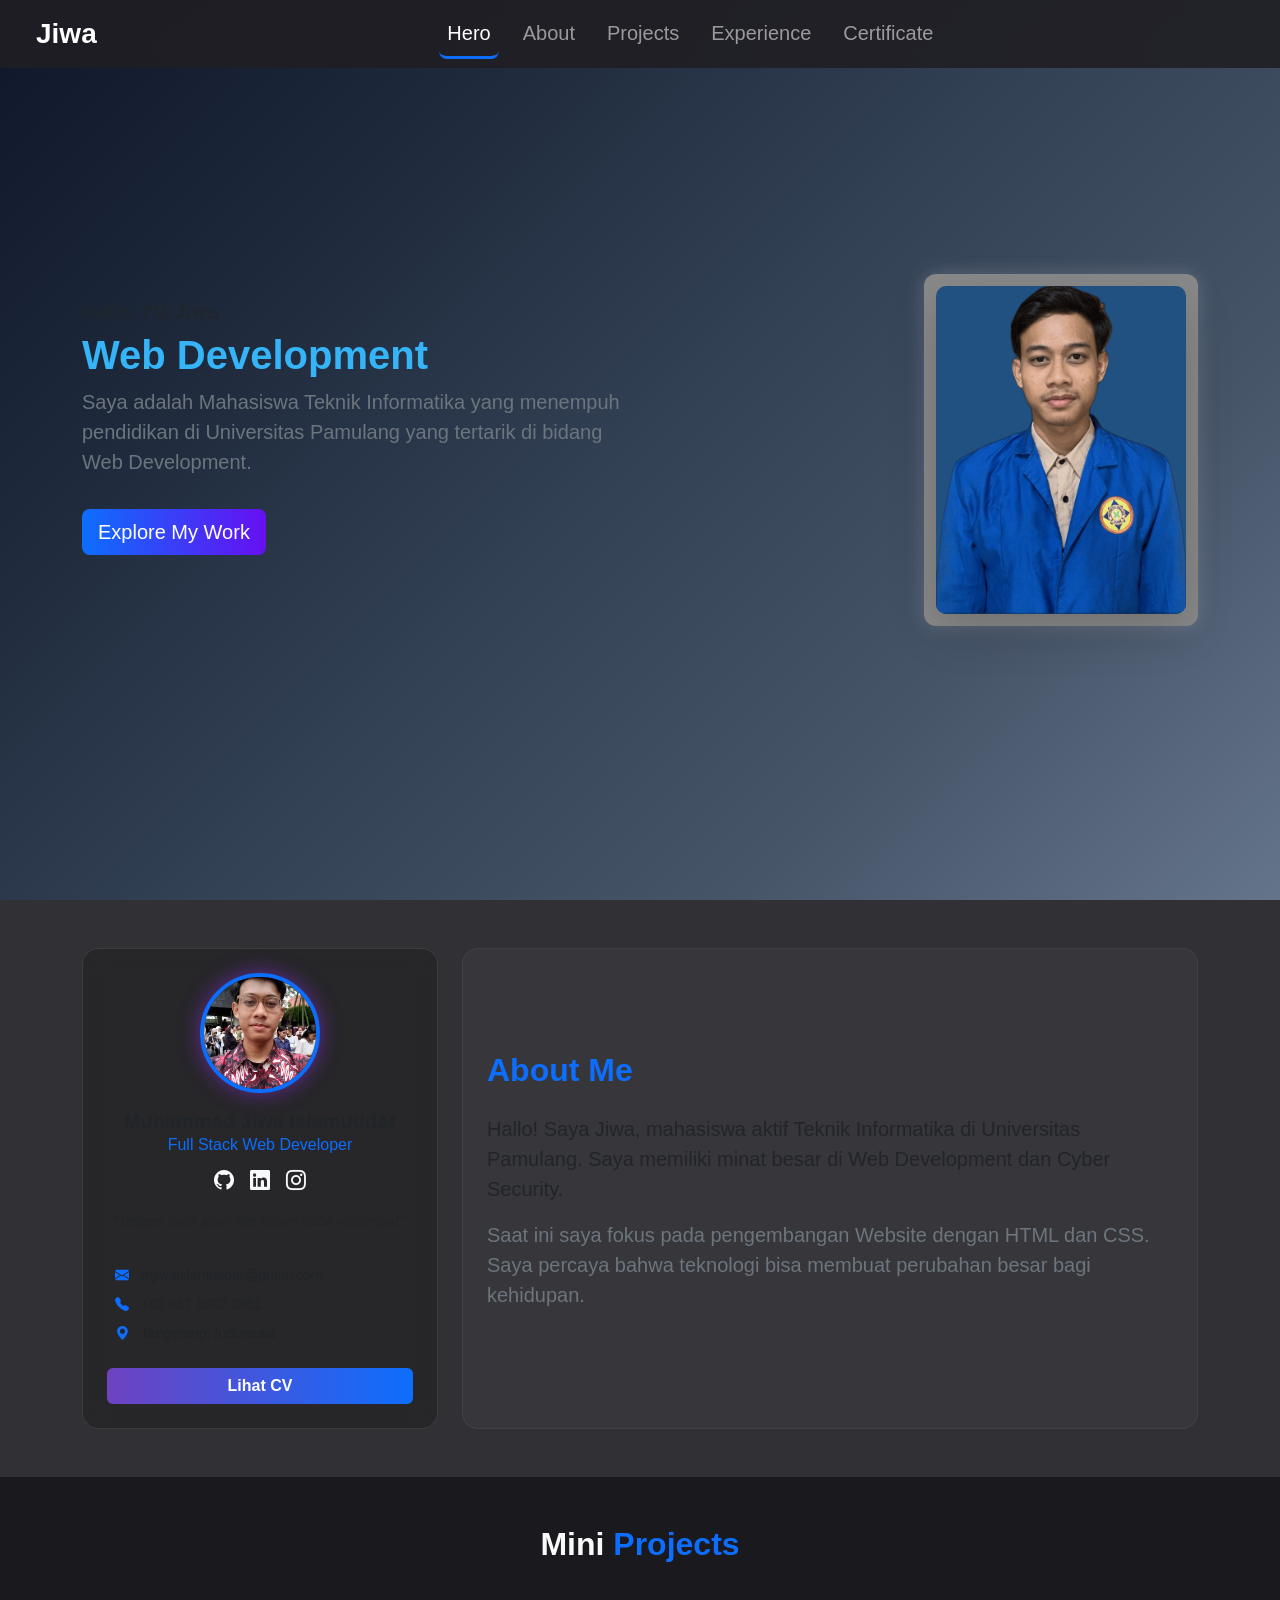
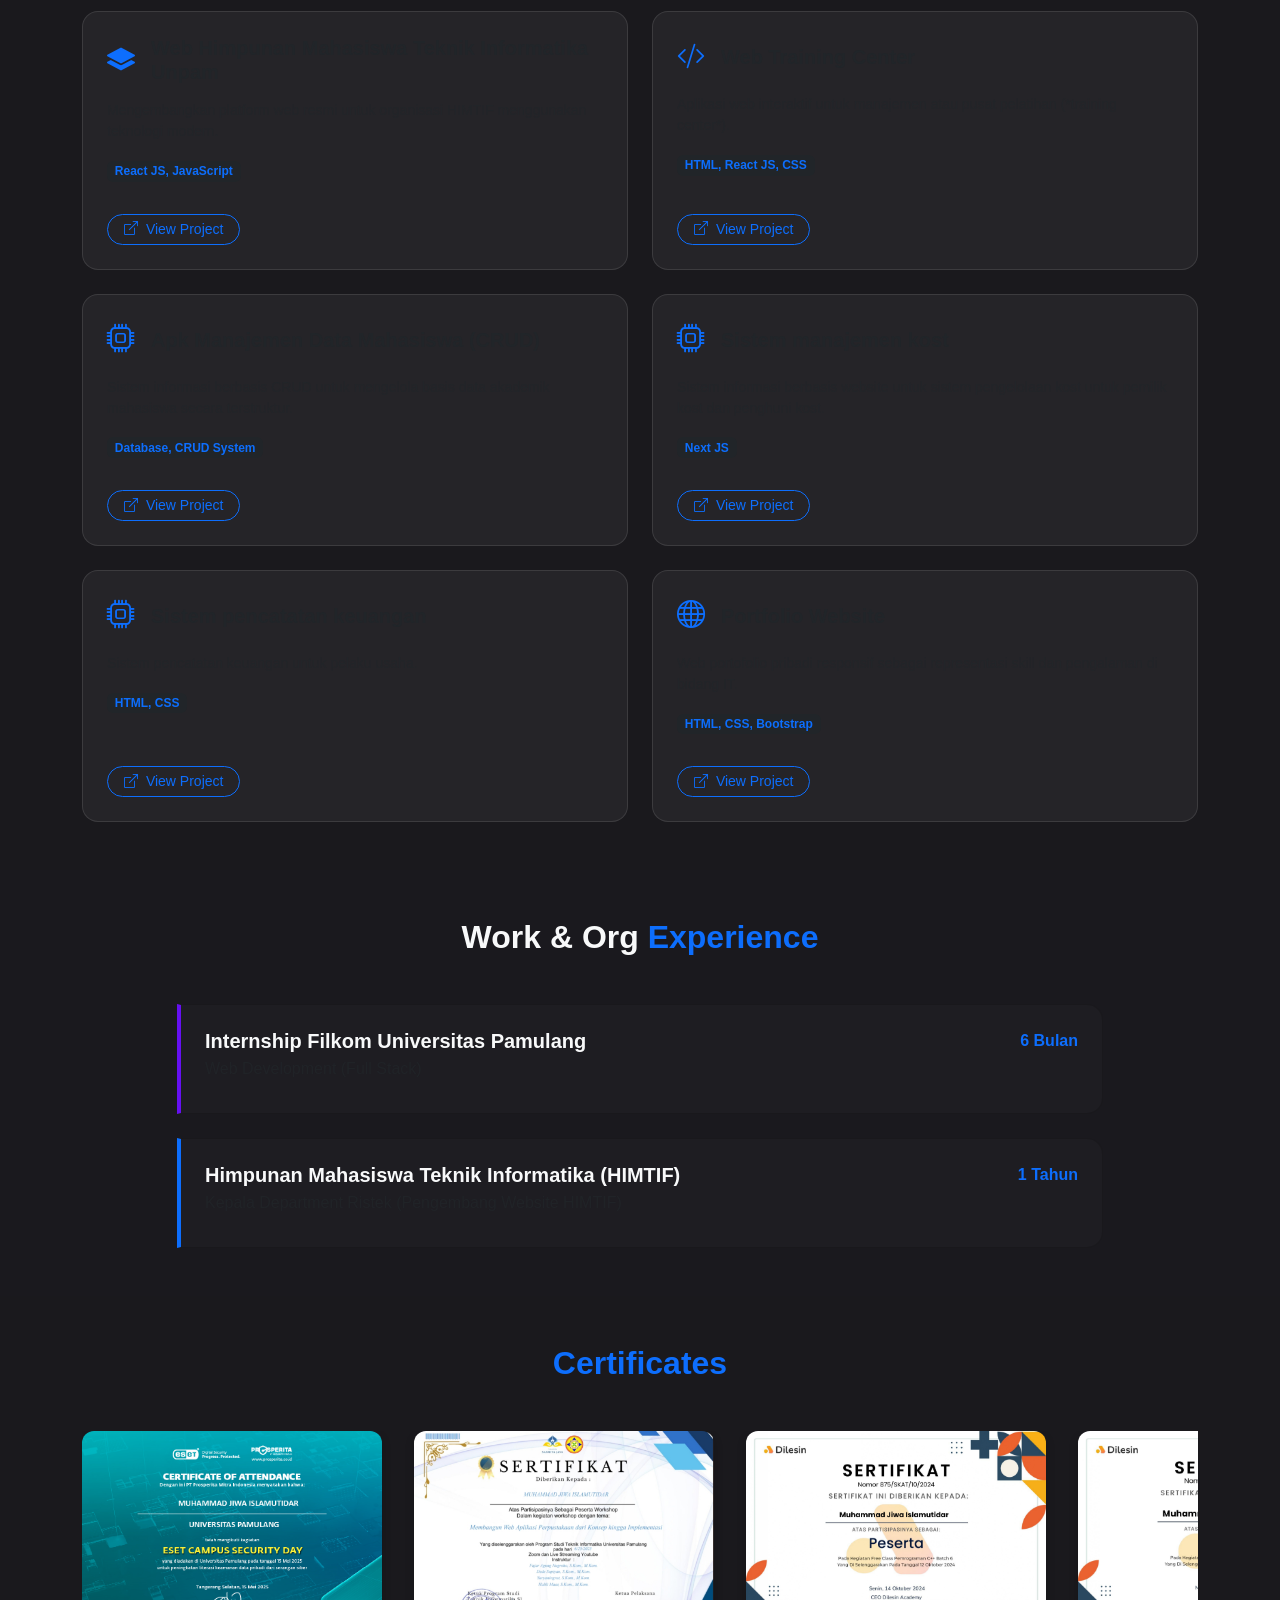
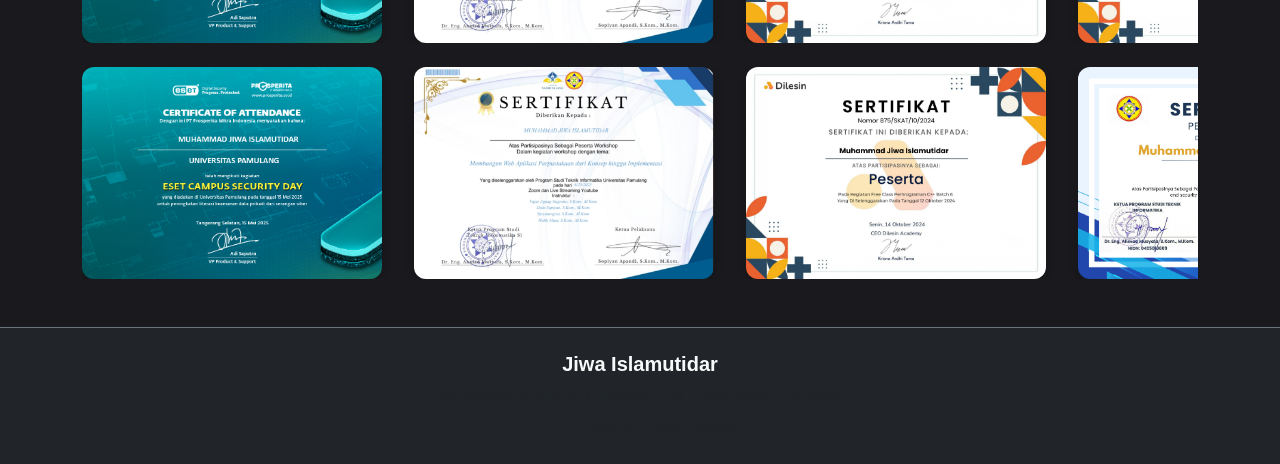
<file: index.html>
<!DOCTYPE html>
<html lang="en">
<head>
    <meta charset="UTF-8">
    <meta name="viewport" content="width=device-width, initial-scale=1.0">
    <title>Portfolio Jiwa | Mahasiswa Teknik Informatika</title>
    <link href="https://cdn.jsdelivr.net/npm/bootstrap@5.1.3/dist/css/bootstrap.min.css" rel="stylesheet" integrity="sha384-1BmE4kWBq78iYhFldvKuhfTAU6auU8tT94WrHftjDbrCEXSU1oBoqyl2QvZ6jIW3" crossorigin="anonymous">
    <link rel="stylesheet" href="https://cdnjs.cloudflare.com/ajax/libs/font-awesome/6.0.0/css/all.min.css">
    <link rel="stylesheet" href="https://cdn.jsdelivr.net/npm/bootstrap-icons@1.8.1/font/bootstrap-icons.css">
    <link rel="stylesheet" href="style.css">
    
    <style>
        html {
            scroll-behavior: smooth;
        }
        body {
            background-color: #1a191d; /* Fallback warna gelap */
        }
        .nav-link.active {
            border-bottom: 3px solid #0d6efd;
            color: #fff !important;
        }
        .hero-text {
            animation: fadeInUp 1s ease-out;
        }
        .hero-img {
            animation: fadeInRight 1.5s ease-out;
        }
        @keyframes fadeInUp {
            from { opacity: 0; transform: translateY(30px); }
            to { opacity: 1; transform: translateY(0); }
        }
        @keyframes fadeInRight {
            from { opacity: 0; transform: translateX(30px); }
            to { opacity: 1; transform: translateX(0); }
        }
        .marquee-container {
            overflow: hidden;
            position: relative;
            width: 100%;
        }
        .marquee-content {
            display: flex;
            gap: 2rem;
            animation: scroll-left 12s linear infinite;
        }
        .marquee-content.reverse {
            animation: scroll-right 12s linear infinite;
        }
        .sertif-item {
            width: 300px;
            height: auto;
            border-radius: 12px;
            box-shadow: 0 4px 10px rgba(0,0,0,0.2);
            transition: transform 0.3s ease;
        }
        .sertif-item:hover {
            transform: scale(1.05);
        }
        @keyframes scroll-left {
            0% { transform: translateX(0%); }
            100% { transform: translateX(-50%); }
        }
        @keyframes scroll-right {
            0% { transform: translateX(-50%); }
            100% { transform: translateX(0%); }
        }
        .card-hover {
            transition: transform 0.3s ease, box-shadow 0.3s ease;
            background: rgba(255, 255, 255, 0.05);
            border: 1px solid rgba(255, 255, 255, 0.1);
            border-radius: 1rem;
        }
        .card-hover:hover {
            transform: translateY(-5px);
            box-shadow: 0 10px 30px rgba(13, 110, 253, 0.2);
            border-color: #0d6efd;
        }
    </style>
</head>
<body class="dark-theme text-light" data-bs-spy="scroll" data-bs-target="#navbar-example" data-bs-offset="100" tabindex="0">

    <nav id="navbar-example" class="navbar navbar-expand-lg navbar-dark fixed-top" style="background-color: #211f24; backdrop-filter: blur(10px); background-color: rgba(33, 31, 36, 0.9);">
        <div class="container-fluid">
            <a class="navbar-brand fs-3 ms-md-4" href="/"><strong>Jiwa</strong></a>
            <button class="navbar-toggler" type="button" data-bs-toggle="collapse" data-bs-target="#navbarSupportedContent" aria-controls="navbarSupportedContent" aria-expanded="false" aria-label="Toggle navigation">
                <span class="navbar-toggler-icon"></span>
            </button>
            <div class="collapse navbar-collapse justify-content-center" id="navbarSupportedContent">
                <ul class="navbar-nav mb-2 mb-lg-0">
                    <li class="nav-item mx-2"><a class="nav-link fs-5" href="#hero">Hero</a></li>
                    <li class="nav-item mx-2"><a class="nav-link fs-5" href="#about">About</a></li>
                    <li class="nav-item mx-2"><a class="nav-link fs-5" href="#projects">Projects</a></li>
                    <li class="nav-item mx-2"><a class="nav-link fs-5" href="#experience">Experience</a></li>
                    <li class="nav-item mx-2"><a class="nav-link fs-5" href="#sertificate">Certificate</a></li>
                </ul>
            </div>
        </div>
    </nav>

    <section id="hero" class="vh-100 py-5 d-flex align-items-center">
        <div class="container">
            <div class="row align-items-center text-center text-md-start">
                <div class="col-md-6 mb-5 hero-text">
                    <p class="fs-5 fw-semibold mb-1 text-muted">Hello, I'M Jiwa</p>
                    <h1 class="fs-1 fw-bold display-4" style="color: rgb(53, 180, 248);">Web Development</h1>
                    <p class="lead fs-5 text-secondary">Saya adalah Mahasiswa Teknik Informatika yang menempuh pendidikan di Universitas Pamulang yang tertarik di bidang Web Development.</p>
                    <a href="#projects" class="btn btn-primary btn-lg mt-3" style="background: linear-gradient(90deg, #0d6efd, #6610f2); border: none;">Explore My Work</a>
                </div>
                <div class="col-md-6 text-center text-md-end hero-img">
                    <div style="background-color: #89898a; padding: 12px; display: inline-block; border-radius: 12px; box-shadow: 0 0 20px rgba(247, 247, 248, 0.2);">
                        <img src="images/mukapakealmet.png" alt="Foto" class="img-fluid shadow-lg" style="max-width: 250px; background-color: #215181; border-radius: 10px;">
                    </div>
                </div>
            </div>
        </div>
    </section>

    <section id="about" class="py-5 bg-opacity-10 bg-light">
        <div class="container">
            <div class="row g-4 align-items-stretch">
                <div class="col-md-4">
                    <div class="card p-4 text-center h-100 d-flex flex-column align-items-center justify-content-between" style="background: rgba(27, 26, 26, 0.4); border-radius: 1rem; backdrop-filter: blur(10px); border: 1px solid rgba(255,255,255,0.1);">
                        <div class="w-100">
                            <div class="d-flex justify-content-center w-100 mb-3">
                                <img src="images/pakebatik.jpg" alt="Foto Profil" class="rounded-circle" style="width: 120px; height: 120px; object-fit: cover; border: 4px solid #0d6efd; box-shadow: 0 0 20px rgba(138, 43, 226, 0.6);">
                            </div>
                            <h5 class="fw-bold mb-0">Muhammad Jiwa Islamutidar</h5>
                            <p class="text-primary mb-2">Full Stack Web Developer</p>
                            
                            <div class="d-flex justify-content-center gap-3 mb-3">
                                <a href="#" class="text-light fs-5"><i class="bi bi-github"></i></a>
                                <a href="#" class="text-light fs-5"><i class="bi bi-linkedin"></i></a>
                                <a href="#" class="text-light fs-5"><i class="bi bi-instagram"></i></a>
                            </div>
                            <p class="fst-italic small text-muted">"Jangan takut jatuh jika belum coba melompat."</p>
                            <hr class="bg-light">
                            <div class="text-start small px-2">
                                <p class="mb-2"><i class="bi bi-envelope-fill text-primary me-2"></i> mjiwaislamutidar@gmail.com</p>
                                <p class="mb-2"><i class="bi bi-telephone-fill text-primary me-2"></i> +62 857 1002 2851</p>
                                <p class="mb-0"><i class="bi bi-geo-alt-fill text-primary me-2"></i> Tangerang, Indonesia</p>
                            </div>
                        </div>
                        <a href="images/cvjiwabarulagii.jpg" target="_blank" class="btn btn-primary w-100 mt-4" style="background: linear-gradient(90deg, #6f42c1, #0d6efd); border: none;">
                            <strong>Lihat CV</strong>
                        </a>
                    </div>
                </div>
                <div class="col-md-8">
                    <div class="card p-4 h-100 justify-content-center" style="background: rgba(255, 255, 255, 0.03); border-radius: 1rem; border: 1px solid rgba(255,255,255,0.05);">
                        <h2 class="fw-bold mb-4 text-start text-primary">About Me</h2>
                        <p class="fs-5 lh-base">Hallo! Saya Jiwa, mahasiswa aktif Teknik Informatika di Universitas Pamulang. Saya memiliki minat besar di Web Development dan Cyber Security.</p>
                        <p class="fs-5 lh-base text-secondary">Saat ini saya fokus pada pengembangan Website dengan HTML dan CSS. Saya percaya bahwa teknologi bisa membuat perubahan besar bagi kehidupan.</p>
                    </div>
                </div>
            </div>
        </div>
    </section>

<section id="projects" class="py-5">
        <div class="container">
            <h2 class="fw-bold text-center mb-5">Mini <span class="text-primary">Projects</span></h2>
            <div class="row g-4">
                
                <div class="col-md-6">
                    <div class="card p-4 h-100 card-hover d-flex flex-column justify-content-between">
                        <div>
                            <div class="d-flex align-items-center mb-3">
                                <i class="bi bi-layers-fill text-primary fs-3 me-3"></i>
                                <h5 class="fw-bold mb-0">Web Himpunan Mahasiswa Teknik Informatika Unpam</h5>
                            </div>
                            <p class="text-muted small">Mengembangkan platform web resmi untuk organisasi HIMTIF menggunakan teknologi modern.</p>
                            <span class="badge bg-dark text-primary align-self-start mb-3">React JS, JavaScript</span>
                        </div>
                        <div class="mt-3">
                            <a href="https://himtifunpam.vercel.app/" target="_blank" class="btn btn-outline-primary btn-sm rounded-pill px-3">
                                <i class="bi bi-box-arrow-up-right me-1"></i> View Project
                            </a>
                        </div>
                    </div>
                </div>

                <div class="col-md-6">
                    <div class="card p-4 h-100 card-hover d-flex flex-column justify-content-between">
                        <div>
                            <div class="d-flex align-items-center mb-3">
                                <i class="bi bi-code-slash text-primary fs-3 me-3"></i>
                                <h5 class="fw-bold mb-0">Web Training Center</h5>
                            </div>
                            <p class="text-muted small">Aplikasi web interaktif untuk manajemen atau pusat pelatihan (*training center*).</p>
                            <span class="badge bg-dark text-primary align-self-start mb-3">HTML, React JS, CSS</span>
                        </div>
                        <div class="mt-3">
                            <a href="#" target="_blank" class="btn btn-outline-primary btn-sm rounded-pill px-3">
                                <i class="bi bi-box-arrow-up-right me-1"></i> View Project
                            </a>
                        </div>
                    </div>
                </div>

                <div class="col-md-6">
                    <div class="card p-4 h-100 card-hover d-flex flex-column justify-content-between">
                        <div>
                            <div class="d-flex align-items-center mb-3">
                                <i class="bi bi-cpu text-primary fs-3 me-3"></i>
                                <h5 class="fw-bold mb-0">Apk Manajemen Data Mahasiswa (CRUD)</h5>
                            </div>
                            <p class="text-muted small">Sistem informasi berbasis CRUD untuk mengelola basis data akademik mahasiswa secara terstruktur.</p>
                            <span class="badge bg-dark text-primary align-self-start mb-3">Database, CRUD System</span>
                        </div>
                        <div class="mt-3">
                            <a href="https://sistem-manajemen-mahasiswa-eqnx.vercel.app/" target="_blank" class="btn btn-outline-primary btn-sm rounded-pill px-3">
                                <i class="bi bi-box-arrow-up-right me-1"></i> View Project
                            </a>
                        </div>
                    </div>
                </div>

                                <div class="col-md-6">
                    <div class="card p-4 h-100 card-hover d-flex flex-column justify-content-between">
                        <div>
                            <div class="d-flex align-items-center mb-3">
                                <i class="bi bi-cpu text-primary fs-3 me-3"></i>
                                <h5 class="fw-bold mb-0">Sistem manajemen kost</h5>
                            </div>
                            <p class="text-muted small">Sistem informasi berbasis website untuk sistem pengelolaan kost untuk pemilik kost dan penghuni kost.</p>
                            <span class="badge bg-dark text-primary align-self-start mb-3">Next JS</span>
                        </div>
                        <div class="mt-3">
                            <a href="https://project-kost.vercel.app" target="_blank" class="btn btn-outline-primary btn-sm rounded-pill px-3">
                                <i class="bi bi-box-arrow-up-right me-1"></i> View Project
                            </a>
                        </div>
                    </div>
                </div>

                                                <div class="col-md-6">
                    <div class="card p-4 h-100 card-hover d-flex flex-column justify-content-between">
                        <div>
                            <div class="d-flex align-items-center mb-3">
                                <i class="bi bi-cpu text-primary fs-3 me-3"></i>
                                <h5 class="fw-bold mb-0">Sistem pencatatan keuangan</h5>
                            </div>
                            <p class="text-muted small">Sistem pencatatan keuangan untuk pelaku usaha.</p>
                            <span class="badge bg-dark text-primary align-self-start mb-3">HTML, CSS</span>
                        </div>
                        <div class="mt-3">
                            <a href="https://manajemen-mahasiswa-auce.vercel.app/" target="_blank" class="btn btn-outline-primary btn-sm rounded-pill px-3">
                                <i class="bi bi-box-arrow-up-right me-1"></i> View Project
                            </a>
                        </div>
                    </div>
                </div>

                <div class="col-md-6">
                    <div class="card p-4 h-100 card-hover d-flex flex-column justify-content-between">
                        <div>
                            <div class="d-flex align-items-center mb-3">
                                <i class="bi bi-globe text-primary fs-3 me-3"></i>
                                <h5 class="fw-bold mb-0">Portfolio Website</h5>
                            </div>
                            <p class="text-muted small">Web portofolio pribadi responsif sebagai representasi skill dan pengalaman di bidang IT.</p>
                            <span class="badge bg-dark text-primary align-self-start mb-3">HTML, CSS, Bootstrap</span>
                        </div>
                        <div class="mt-3">
                            <a href="#" target="_blank" class="btn btn-outline-primary btn-sm rounded-pill px-3">
                                <i class="bi bi-box-arrow-up-right me-1"></i> View Project
                            </a>
                        </div>
                    </div>
                </div>

            </div>
        </div>
    </section>

    <section id="experience" class="py-5 bg-opacity-10 bg-dark shadow-inner" style="background-color: #151417;">
        <div class="container">
            <h2 class="fw-bold text-center mb-5">Work & Org <span class="text-primary">Experience</span></h2>
            <div class="row g-4 justify-content-center">
                <div class="col-md-10">
                    <div class="card p-4 mb-4" style="background: rgba(255,255,255,0.02); border-left: 4px solid #6610f2; border-radius: 0 1rem 1rem 0;">
                        <div class="d-flex justify-content-between flex-wrap">
                            <h5 class="fw-bold text-light mb-1">Internship Filkom Universitas Pamulang</h5>
                            <span class="text-primary fw-bold">6 Bulan</span>
                        </div>
                        <p class="text-muted italic mb-2">Web Development (Full Stack)</p>
                    </div>
                    <div class="card p-4" style="background: rgba(255,255,255,0.02); border-left: 4px solid #0d6efd; border-radius: 0 1rem 1rem 0;">
                        <div class="d-flex justify-content-between flex-wrap">
                            <h5 class="fw-bold text-light mb-1">Himpunan Mahasiswa Teknik Informatika (HIMTIF)</h5>
                            <span class="text-primary fw-bold">1 Tahun</span>
                        </div>
                        <p class="text-muted italic mb-2">Kepala Department Ristek (Pengembang Website HIMTIF)</p>
                    </div>
                </div>
            </div>
        </div>
    </section>

    <section id="sertificate" class="py-5 text-light d-flex justify-content-center align-items-center">
        <div class="container">
            <h2 class="text-center mb-5 fw-bold" style="color: #0d6efd;">Certificates</h2>
            <div class="marquee-container mb-4">
                <div class="marquee-content">
                    <img src="images/eceset.png" class="sertif-item" alt="Sertif 1">
                    <img src="images/perpus.jpg" class="sertif-item" alt="Sertif 2">
                    <img src="images/sertif2.jpg" class="sertif-item" alt="Sertif 3">
                    <img src="images/sertifcplusplus.jpg" class="sertif-item" alt="Sertif 4">
                    <img src="images/ssemt2.jpg" class="sertif-item" alt="Sertif 5">
                    <img src="images/workshopsemt1.jpg" class="sertif-item" alt="Sertif 6">
                    <img src="images/sertifhackton.jpg" class="sertif-item" alt="Sertif 7">
                    <img src="images/eceset.png" class="sertif-item" alt="Sertif 1">
                    <img src="images/perpus.jpg" class="sertif-item" alt="Sertif 2">
                    <img src="images/sertif2.jpg" class="sertif-item" alt="Sertif 3">
                    <img src="images/sertifcplusplus.jpg" class="sertif-item" alt="Sertif 4">
                    <img src="images/ssemt2.jpg" class="sertif-item" alt="Sertif 5">
                    <img src="images/workshopsemt1.jpg" class="sertif-item" alt="Sertif 6">
                    <img src="images/sertifhackton.jpg" class="sertif-item" alt="Sertif 7">
                </div>
            </div>
            <div class="marquee-container">
                <div class="marquee-content reverse">
                    <img src="images/eceset.png" class="sertif-item" alt="Sertif 1">
                    <img src="images/perpus.jpg" class="sertif-item" alt="Sertif 2">
                    <img src="images/sertif2.jpg" class="sertif-item" alt="Sertif 3">
                    <img src="images/sertifhackton.jpg" class="sertif-item" alt="Sertif 4">
                    <img src="images/sertifcplusplus.jpg" class="sertif-item" alt="Sertif 5">
                    <img src="images/ssemt2.jpg" class="sertif-item" alt="Sertif 6">
                    <img src="images/workshopsemt1.jpg" class="sertif-item" alt="Sertif 7">
                    <img src="images/eceset.png" class="sertif-item" alt="Sertif 1">
                    <img src="images/perpus.jpg" class="sertif-item" alt="Sertif 2">
                    <img src="images/sertif2.jpg" class="sertif-item" alt="Sertif 3">
                    <img src="images/sertifhackton.jpg" class="sertif-item" alt="Sertif 4">
                    <img src="images/sertifcplusplus.jpg" class="sertif-item" alt="Sertif 5">
                    <img src="images/ssemt2.jpg" class="sertif-item" alt="Sertif 6">
                    <img src="images/workshopsemt1.jpg" class="sertif-item" alt="Sertif 7">
                </div>
            </div>
        </div>
    </section>

    <footer class="bg-dark text-light py-4 border-top border-secondary">
        <div class="container text-center">
            <h5 class="fw-bold">Jiwa Islamutidar</h5>
            <p class="mb-2 text-muted">Mahasiswa Teknik Informatika | Full Stack Web Developer</p>
            <small class="text-muted">&copy; 2026 Jiwa. All rights reserved.</small>
        </div>
    </footer>

    <script src="https://cdn.jsdelivr.net/npm/bootstrap@5.1.3/dist/js/bootstrap.bundle.min.js" integrity="sha384-ka7Sk0Gln4gmtz2MlQnikT1wXgYsOg+OMhuP+IlRH9sENBO0LRn5q+8nbTov4+1p" crossorigin="anonymous"></script>
    <script>
        const navLinks = document.querySelectorAll('.nav-link');
        navLinks.forEach(link => {
            link.addEventListener('click', function () {
                navLinks.forEach(nav => nav.classList.remove('active'));
                this.classList.add('active');
            });
        });

        const scrollSpy = new bootstrap.ScrollSpy(document.body, {
            target: '#navbar-example',
            offset: 100
        });
    </script>
</body>
</html>
</file>
<file: style.css>
/* Modern Portfolio Styles */

.navbar .nav-link {
  transition: all 0.3s ease;
  border-radius: 8px;
}

.navbar .nav-link:hover {
  background: linear-gradient(90deg, #0d6efd, #6610f2);
  box-shadow: 0 0 15px rgba(13, 110, 253, 0.5);
  outline: none;
}

body {
  background: linear-gradient(135deg, #0f172a 0%, #1e293b 25%, #334155 50%, #475569 75%, #64748b 100%);
  background-attachment: fixed;
  color: #fff;
  font-family: 'Segoe UI', Tahoma, Geneva, Verdana, sans-serif;
}

.glass-card {
  background: rgba(255, 255, 255, 0.1);
  backdrop-filter: blur(10px);
  border: 1px solid rgba(255, 255, 255, 0.2);
  border-radius: 1rem;
  box-shadow: 0 8px 32px rgba(0, 0, 0, 0.3);
  transition: all 0.3s ease;
}

.glass-card:hover {
  transform: translateY(-5px);
  box-shadow: 0 15px 40px rgba(0, 0, 0, 0.4);
}

.hero-section {
  background: linear-gradient(135deg, rgba(13, 110, 253, 0.1), rgba(102, 16, 242, 0.1));
  border-radius: 2rem;
  margin: 2rem 0;
}

.about-section {
  background: linear-gradient(135deg, rgba(255, 255, 255, 0.05), rgba(255, 255, 255, 0.02));
  border-radius: 2rem;
  padding: 4rem 0;
}

.certificate-section {
  background: linear-gradient(135deg, rgba(13, 110, 253, 0.05), rgba(102, 16, 242, 0.05));
  border-radius: 2rem;
  padding: 4rem 0;
}

.skill-item {
  margin-bottom: 1rem;
}

.skill-name {
  font-weight: 600;
  margin-bottom: 0.5rem;
}

.skill-bar {
  background: linear-gradient(90deg, #0d6efd, #6610f2);
  height: 8px;
  border-radius: 4px;
  animation: grow 2s ease-out;
}

@keyframes grow {
  from { width: 0%; }
  to { width: var(--skill-level); }
}

.social-links a {
  transition: all 0.3s ease;
  color: #fff;
}

.social-links a:hover {
  color: #0d6efd;
  transform: scale(1.2);
}

.btn-custom {
  background: linear-gradient(90deg, #0d6efd, #6610f2);
  border: none;
  transition: all 0.3s ease;
}

.btn-custom:hover {
  background: linear-gradient(90deg, #6610f2, #0d6efd);
  transform: translateY(-2px);
  box-shadow: 0 5px 15px rgba(13, 110, 253, 0.4);
}

.footer {
  background: rgba(0, 0, 0, 0.8);
  backdrop-filter: blur(10px);
}

/* Responsive Design */
@media (max-width: 768px) {
  .hero-section, .about-section, .certificate-section {
    margin: 1rem;
    padding: 2rem 1rem;
  }

  .navbar-nav {
    text-align: center;
  }

  .hero-text h1 {
    font-size: 2.5rem;
  }

  .marquee-content {
    animation-duration: 30s;
  }
}

@media (max-width: 576px) {
  .hero-text h1 {
    font-size: 2rem;
  }

  .sertif-item {
    width: 250px;
  }
}

/* Animations */
@keyframes fadeInUp {
  from {
    opacity: 0;
    transform: translateY(30px);
  }
  to {
    opacity: 1;
    transform: translateY(0);
  }
}

@keyframes fadeInRight {
  from {
    opacity: 0;
    transform: translateX(30px);
  }
  to {
    opacity: 1;
    transform: translateX(0);
  }
}

.fade-in-up {
  animation: fadeInUp 1s ease-out;
}

.fade-in-right {
  animation: fadeInRight 1.5s ease-out;
}

/* Scrollbar Styling */
::-webkit-scrollbar {
  width: 8px;
}

::-webkit-scrollbar-track {
  background: rgba(255, 255, 255, 0.1);
}

::-webkit-scrollbar-thumb {
  background: linear-gradient(90deg, #0d6efd, #6610f2);
  border-radius: 4px;
}

::-webkit-scrollbar-thumb:hover {
  background: linear-gradient(90deg, #6610f2, #0d6efd);
}
</file>
